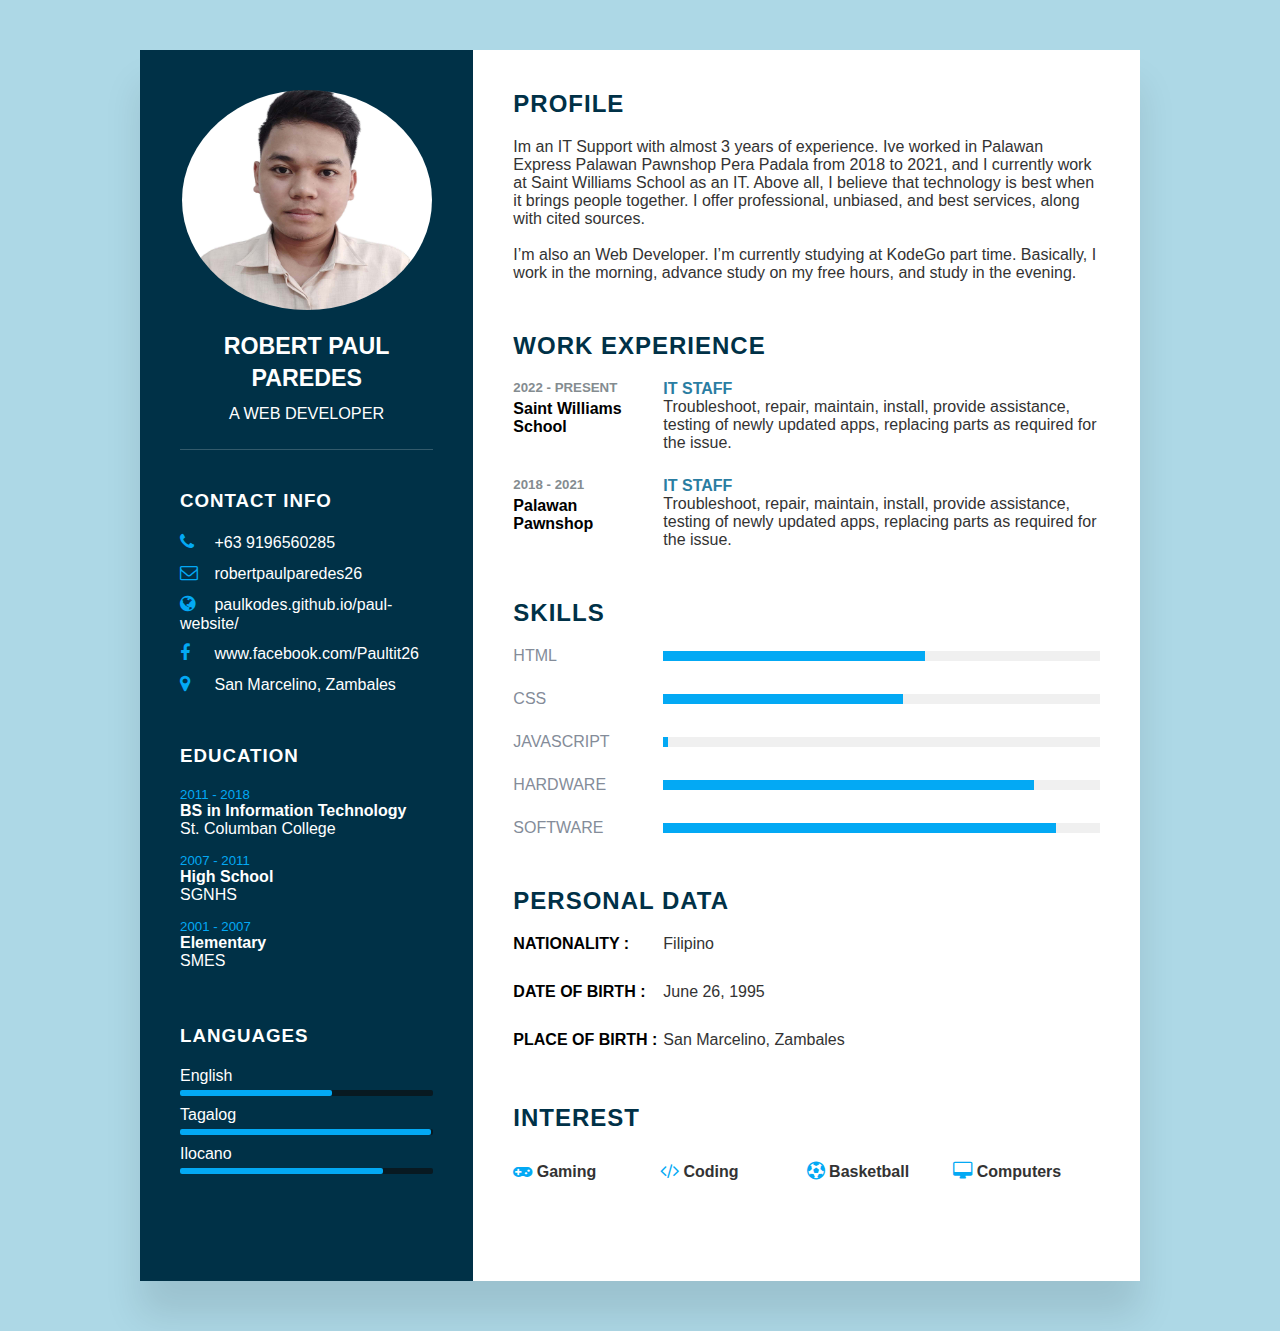
<file: index.html>
<!DOCTYPE html>
<html lang="en">
<head>
    <meta charset="UTF-8">
    <meta http-equiv="X-UA-Compatible" content="IE=edge">
    <meta name="viewport" content="width=device-width, initial-scale=1.0">
    <title>Paul CV</title>
    <link rel="stylesheet" type="text/css" href="styles.css">
    <link rel="stylesheet" href="https://cdnjs.cloudflare.com/ajax/libs/font-awesome/4.7.0/css/font-awesome.css" integrity="sha512-5A8nwdMOWrSz20fDsjczgUidUBR8liPYU+WymTZP1lmY9G6Oc7HlZv156XqnsgNUzTyMefFTcsFH/tnJE/+xBg==" crossorigin="anonymous" referrerpolicy="no-referrer" />
    <link rel="shortcut icon" href="pp.jfif">
</head>
<body>
    <div class="container">
        <div class="left_Side">
            <div class="profileText">
                <div class="imgBx">
                    <img src="luap.jpg">
                </div>
                <h2>Robert <b>Paul</b> Paredes<br><span>a web developer</span></h2>
            </div>
            <div class="contactInfo">
                <h3 class="title">Contact Info</h3>
                <ul>
                    <li>
                        <span class="icon"><i class="fa fa-phone" aria-hidden="true"></i></span>
                        <span class="text">+63 9196560285</span>
                    </li>
                    <li>
                        <span class="icon"><i class="fa fa-envelope-o" aria-hidden="true"></i></span>
                        <span class="text">robertpaulparedes26</span>
                    </li>
                    <li>
                        <span class="icon"><i class="fa fa-globe" aria-hidden="true"></i></span>
                        <span class="text">paulkodes.github.io/paul-website/</span>
                    </li>
                    <li>
                        <span class="icon"><i class="fa fa-facebook" aria-hidden="true"></i></span>
                        <span class="text">www.facebook.com/Paultit26</span>
                    </li>
                    <li>
                        <span class="icon"><i class="fa fa-map-marker" aria-hidden="true"></i></span>
                        <span class="text">San Marcelino, Zambales</span>
                    </li>
                </ul>
            </div>

            <div class="contactInfo education">
                <h3 class="title">Education</h3>
                <ul>
                    <li>
                       <h5>2011 - 2018</h5>
                       <h4>BS in Information Technology</h4>
                       <h4>St. Columban College</h4>
                    </li>
                    <li>
                        <h5>2007 - 2011</h5>
                        <h4>High School</h4>
                        <h4>SGNHS</h4>
                     </li>
                     <li>
                        <h5>2001 - 2007</h5>
                        <h4>Elementary</h4>
                        <h4>SMES</h4>
                     </li>
                </ul>
            </div>

            <div class="contactInfo language">
                <h3 class="title">Languages</h3>
                <ul>
                    <li>
                        <span class="text">English</span>
                        <div class="percent">
                            <div style="width: 60%;"></div>
                        </div>
                    </li>
                    <li>
                        <span class="text">Tagalog</span>
                        <div class="percent">
                            <div style="width: 99%;"></div>
                        </div>
                    </li>
                    <li>
                        <span class="text">Ilocano</span>
                        <div class="percent">
                            <div style="width: 80%;"></div>
                        </div>
                    </li>
                </ul>
            </div>
        </div>
        <div class="right_Side">
            <div class="about">
                <h2 class="title2">Profile</h2>
                <p>Im an IT Support with almost 3 years of experience. Ive worked in Palawan Express Palawan Pawnshop Pera Padala from 2018 to 2021, and I currently work at Saint Williams School as an IT. Above all, I believe that technology is best when it brings people together. I offer professional, unbiased, and best services, along with cited sources.<br/><br/>I’m also an Web Developer. I’m currently studying at KodeGo part time. Basically, I work in the morning, advance study on my free hours, and study in the evening.
                </p>
            </div>
            <div class="about">
                <h2 class="title2">Work Experience</h2>
                <div class="box">
                    <div class="year_company">
                        <h5>2022 - present</h5>
                        <h4>Saint Williams School</h4>
                    </div>
                    <div class="text">
                        <h4>IT Staff</h4>
                        <p>Troubleshoot, repair, maintain, install, provide assistance, testing of newly updated apps, replacing parts as required for the issue.</p>
                    </div>
                </div>
                <div class="box">
                    <div class="year_company">
                        <h5>2018 - 2021</h5>
                        <h4>Palawan <br>Pawnshop</h4>
                    </div>
                    <div class="text">
                        <h4>IT Staff</h4>
                        <p>Troubleshoot, repair, maintain, install, provide assistance, testing of newly updated apps, replacing parts as required for the issue.</p>
                    </div>
                </div>
            </div>
            <div class="about skills">
                <h2 class="title2">Skills</h2>
                <div class="box">
                    <h4>Html</h4>
                    <div class="percent">
                        <div style="width: 60%;"></div>
                    </div>
                </div>
                <div class="box">
                    <h4>CSS</h4>
                    <div class="percent">
                        <div style="width: 55%;"></div>
                    </div>
                </div>
                <div class="box">
                    <h4>Javascript</h4>
                    <div class="percent">
                        <div style="width: 1%;"></div>
                    </div>
                </div>
                <div class="box">
                    <h4>Hardware</h4>
                    <div class="percent">
                        <div style="width: 85%;"></div>
                    </div>
                </div>
                <div class="box">
                    <h4>Software</h4>
                    <div class="percent">
                        <div style="width: 90%;"></div>
                    </div>
                </div>
            </div>

            <div class="about pdata">
                <h2 class="title2">Personal Data</h2>
                <div class="box">
                    <div class="personal">
                        <h4>Nationality : </h4>
                    </div>
                    <div class="text">
                        <p>Filipino</p>
                    </div>
                </div>
                <div class="box">
                    <div class="personal">
                        <h4>Date of birth : </h4>
                    </div>
                    <div class="text">
                        <p>June 26, 1995</p>
                    </div>
                </div>
                <div class="box">
                    <div class="personal">
                        <h4>Place of birth : </h4>
                    </div>
                    <div class="text">
                        <p>San Marcelino, Zambales</p>
                    </div>
                </div>
            </div>

            <div class="about interest">
                <h2 class="title2">Interest</h2>
                <ul>
                    <li><i class="fa fa-gamepad" aria-hidden="true"></i> Gaming</li>
                    <li><i class="fa fa-code" aria-hidden="true"></i> Coding</li>
                    <li><i class="fa fa-futbol-o" aria-hidden="true"></i> Basketball</li>
                    <li><i class="fa fa-desktop" aria-hidden="true"></i> Computers</li>
                </ul>
            </div>
        </div>
    </div>
</body>
</html>
</file>
<file: styles.css>
* {
    margin: 0;
    padding: 0;
    box-sizing: border-box;
    font-family: 'Poppins', sans-serif;
}
body {
    background: lightblue;
    display: flex;
    justify-content: center;
    align-items: center;
    min-height: 100vh;
}
.container {
    position: relative;
    width: 100%;
    max-width: 1000px;
    min-height: 1000px;
    margin: 50px;
    background: #fff;
    display: grid;
    grid-template-columns: 1fr 2fr;
    box-shadow: 0 35px 35px rgba(0, 0, 0, 0.1);
}
.container .left_Side {
    position: relative;
    background: #003147;
    padding: 40px;
}
.profileText {
    position: relative;
    display: flex;
    flex-direction: column;
    align-items: center;
    padding-bottom: 20px;
    border-bottom: 1px solid rgba(255, 255, 255, 0.2);
}
.profileText .imgBx {
    position: relative;
    width: 250px;
    height: 220px;
    border-radius: 50%;
    overflow: hidden;
}
.profileText .imgBx img {
    position: absolute;
    top: 0;
    left: 0;
    width: 250px;
    height: 220px;
}
.profileText h2 {
    color: #fff;
    font-size: 1.45em;
    margin-top: 20px;
    text-transform: uppercase;
    text-align: center;
    font-weight: 600;
    line-height: 1.4em;
}
.profileText span {
    font-size: 0.7em;
    font-weight: 300;
}
.contactInfo {
    padding-top: 40px;
}
.title {
    color: #fff;
    text-transform: uppercase;
    font-weight: 600;
    letter-spacing: 1px;
    margin-bottom: 20px;
}
.contactInfo ul li {
    position: relative;
    list-style: none;
    margin: 10px 0;
    cursor: pointer;
}
.contactInfo ul li .icon {
    display: inline-block;
    width: 30px;
    font-size: 18px;
    color: #03a9f4;
}
.contactInfo ul li span {
    color: #fff;
    font-weight: 300;
}
.contactInfo.education li {
    margin-bottom: 15px;
}
.contactInfo.education h5 {
    color: #03a9f4;
    font-weight: 500;
}
.contactInfo.education h4:nth-child(2) {
    color: #fff;
    font-weight: 600;
}
.contactInfo.education h4 {
    color: #fff;
    font-weight: 300;
}
.contactInfo.language .percent {
    position: relative;
    width: 100%;
    height: 6px;
    background: #081921;
    display: block;
    margin-top: 5px;
    border-radius: 2px;
}
.contactInfo.language .percent div {
    position: absolute;
    top: 0;
    left: 0;
    height: 100%;
    background: #03a9f4;
    border-radius: 2px;
}
.container .right_Side {
    position: relative;
    background: #fff;
    padding: 40px;
}
.about {
    margin-bottom: 50px;
}
.about:last-child {
    margin-bottom: 50px;
}
.title2 {
    color: #003147;
    text-transform: uppercase;
    letter-spacing: 1px;
    margin-bottom: 20px;
}
p {
    color: #333;
}
.about .box {
    display: flex;
    flex-direction: row;
    margin: 20x 0;
    margin-bottom: 25px;
}
.about .box .year_company {
    min-width: 150px;
}
.about .box .year_company  h5{
    text-transform: uppercase;
    color: #848c90;
    font-weight: 600;
    margin-bottom: 5px;
}
.about .box .text h4 {
    text-transform: uppercase;
    color: #2a7da2;
    font-size: 16px;
}
.skills .box {
    position: relative;
    width: 100%;
    display: grid;
    grid-template-columns: 150px 1fr;
    justify-content: center;
    align-items: center;

}
.skills .box h4 {
    text-transform: uppercase;
    color: #848c99;
    font-weight: 500;
}
.skills .box .percent {
    position: relative;
    width: 100%;
    height: 10px;
    background: #f0f0f0;
    
}
.skills .box .percent div {
    position: absolute;
    top: 0;
    left: 0;
    height: 100%;
    background: #03a9f4;
}
.interest ul {
    display: grid;
    grid-template-columns: repeat(4,1fr);
}
.interest ul li {
    list-style: none;
    color: #333;
    font-weight: bold;
    margin: 10px 0;
}
.interest ul li .fa {
    color: #03a9f4;
    font-size: 18px;
}
.about .box .personal {
    min-width: 150px;
}
.about .box .personal h4{
    text-transform: uppercase;
    font-weight: 600;
    margin-bottom: 5px;
}
@media (max-width: 1000px) {
    .container {
        margin: 10px;
        grid-template-columns: repeat(1,1fr);
    }
    .interest ul {
        grid-template-columns: repeat(2,1fr);
    }
}
@media (max-width: 600px) {
    .about .box {
        flex-direction: column;
    }
    .about .box .year_company {
        margin-bottom: 5px;
    }
    .interest ul {
        grid-template-columns: repeat(1,1fr);
    }
}
</file>
